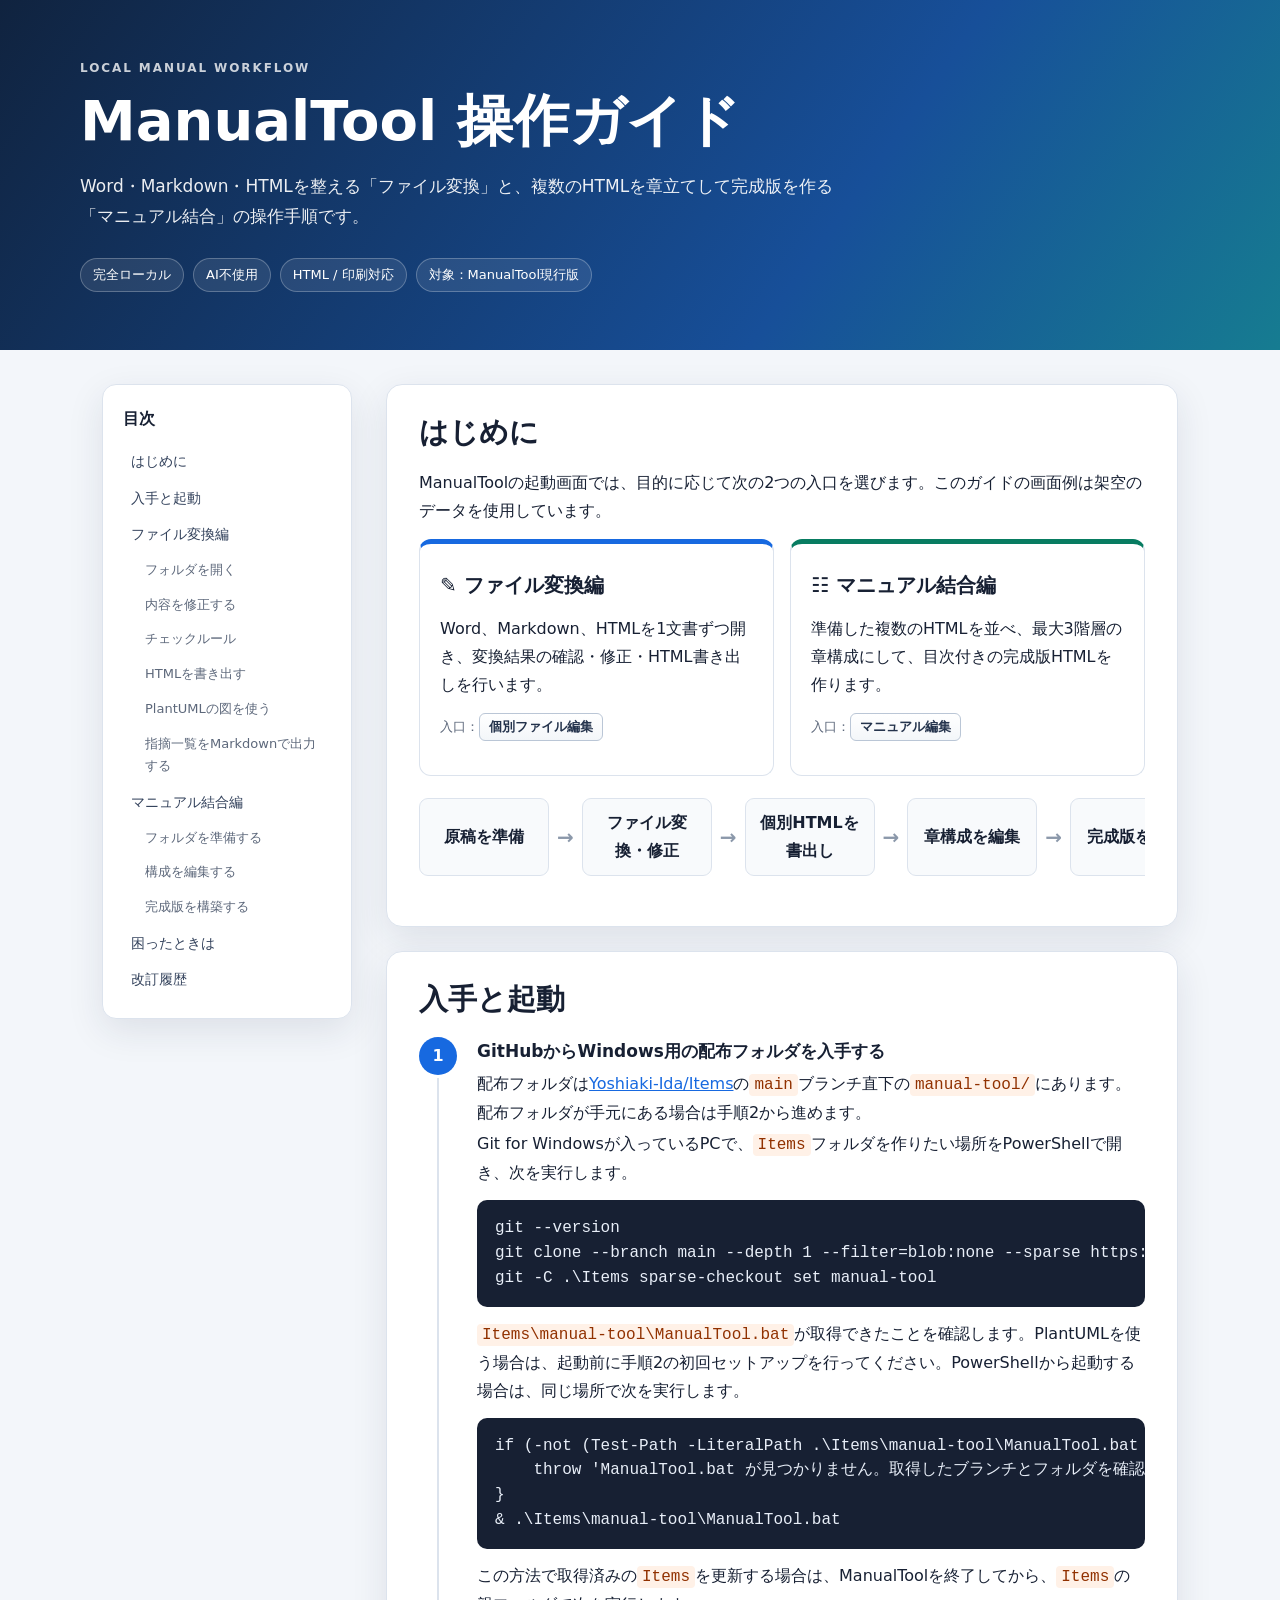
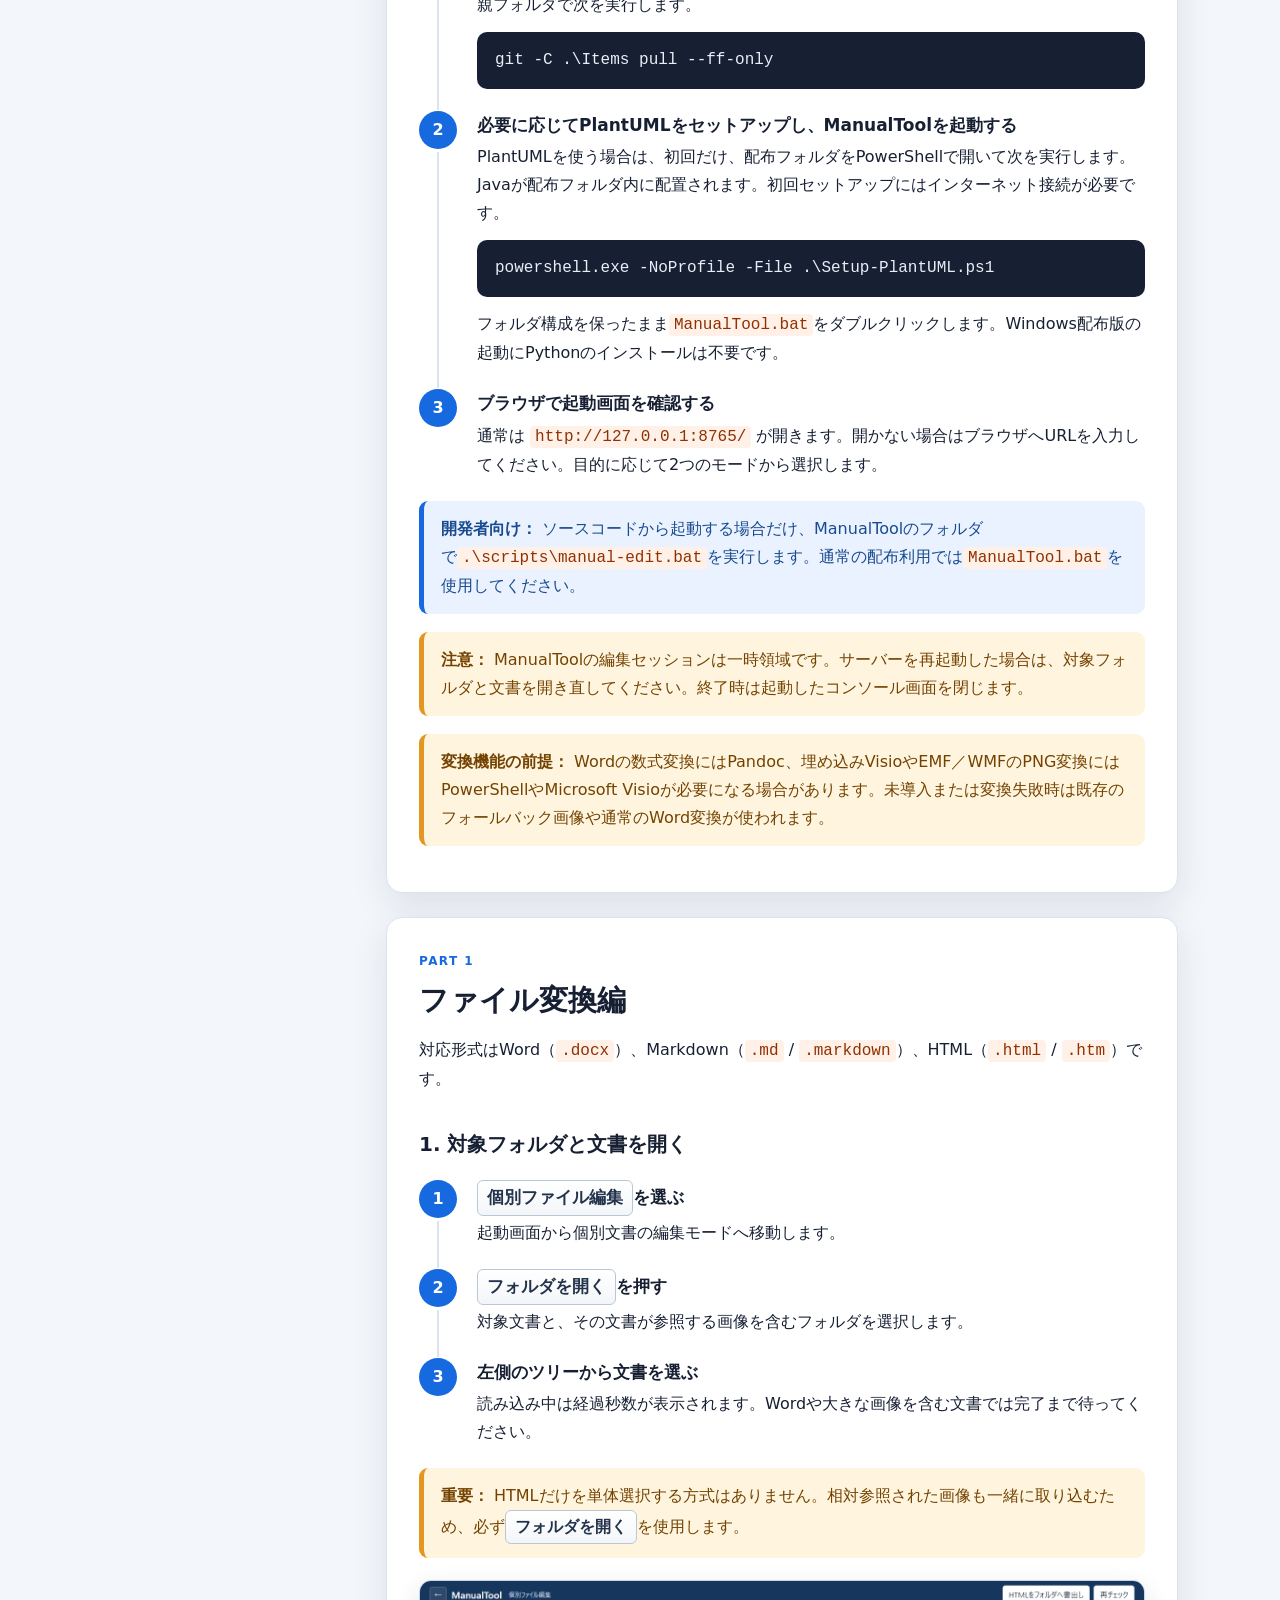
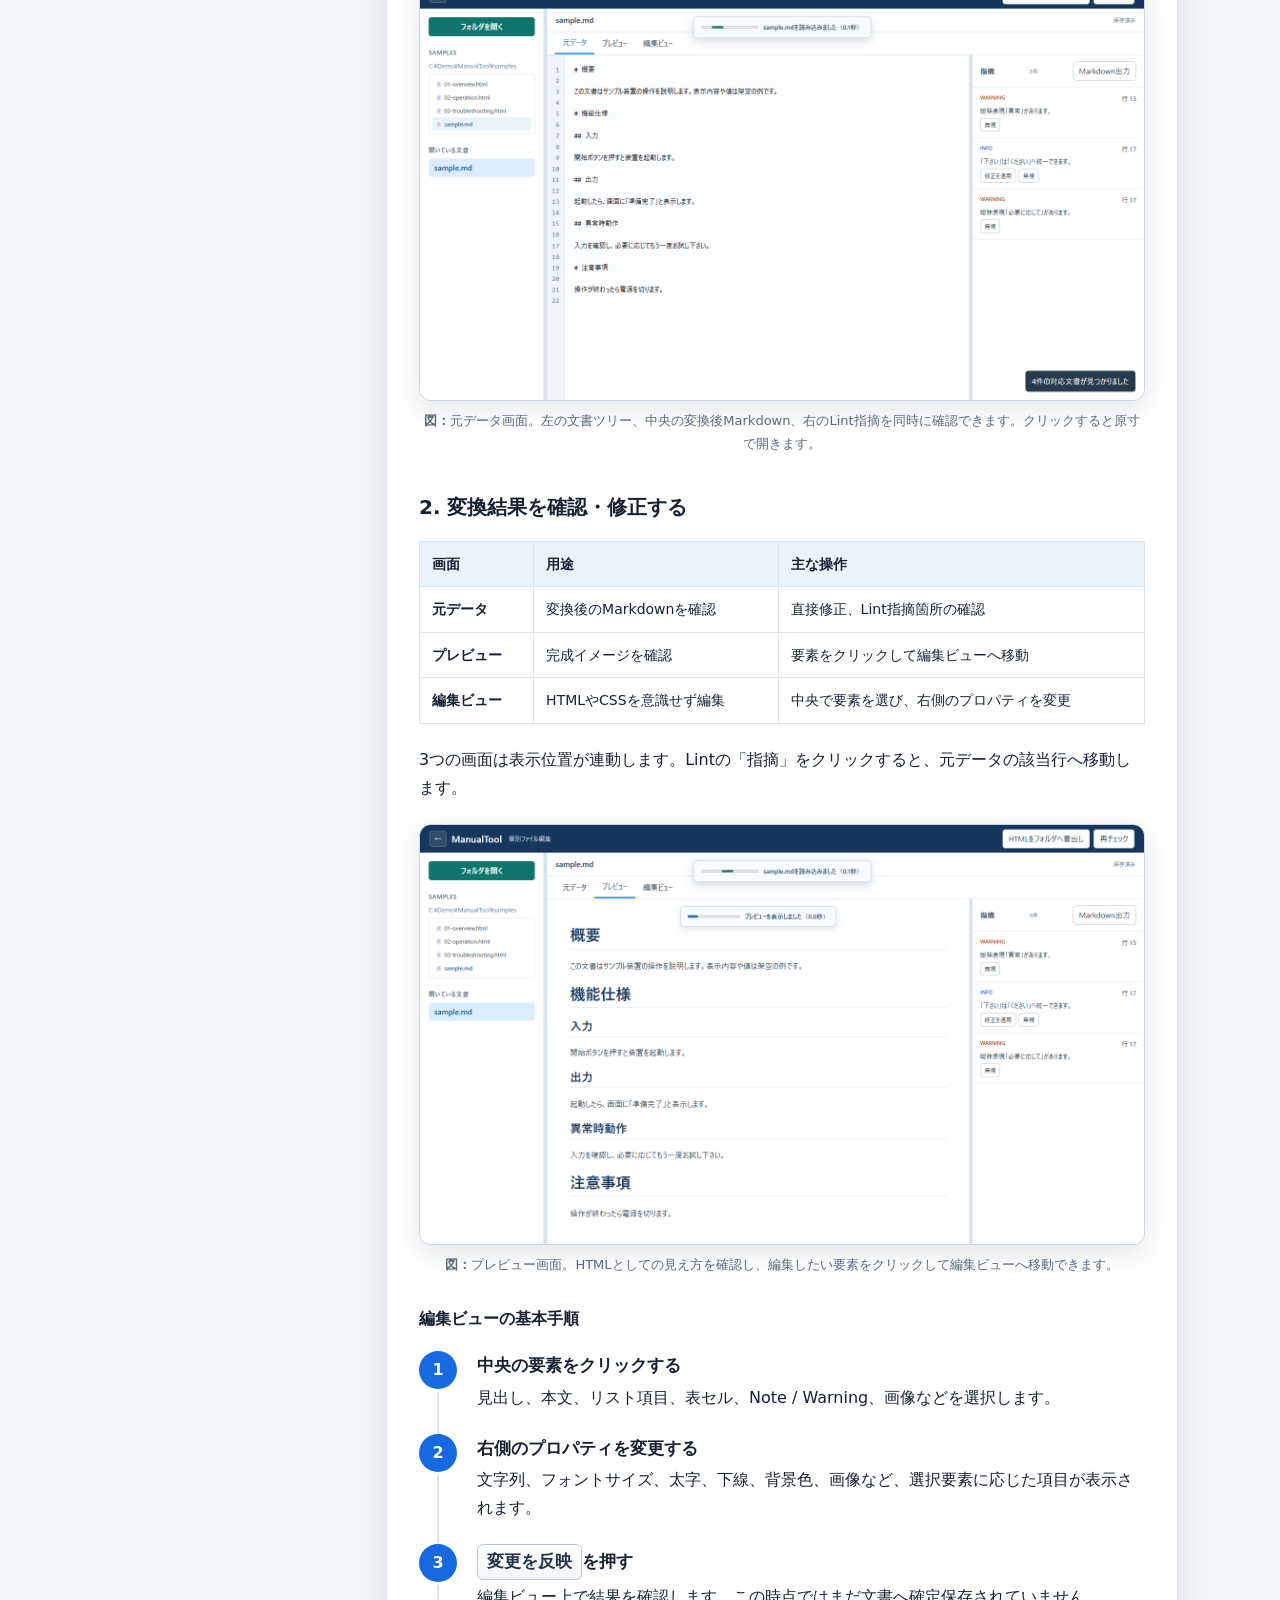
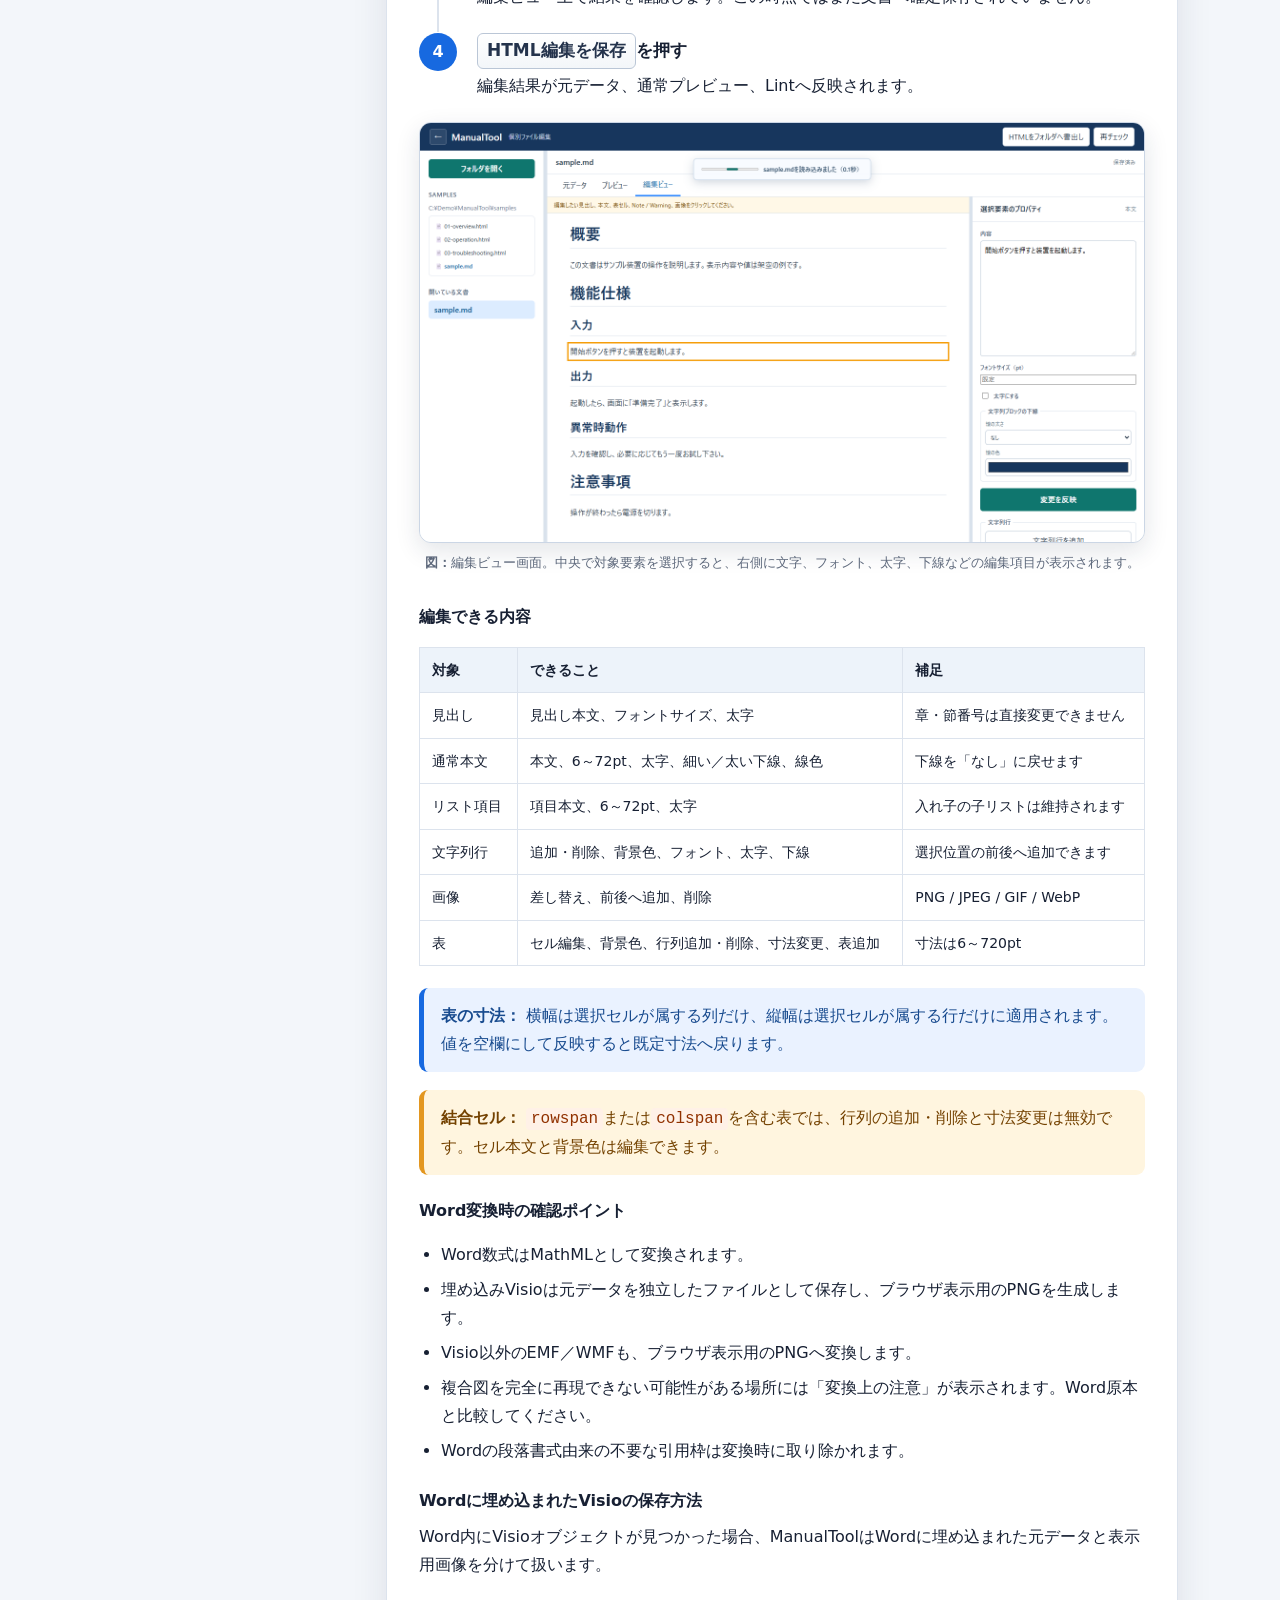
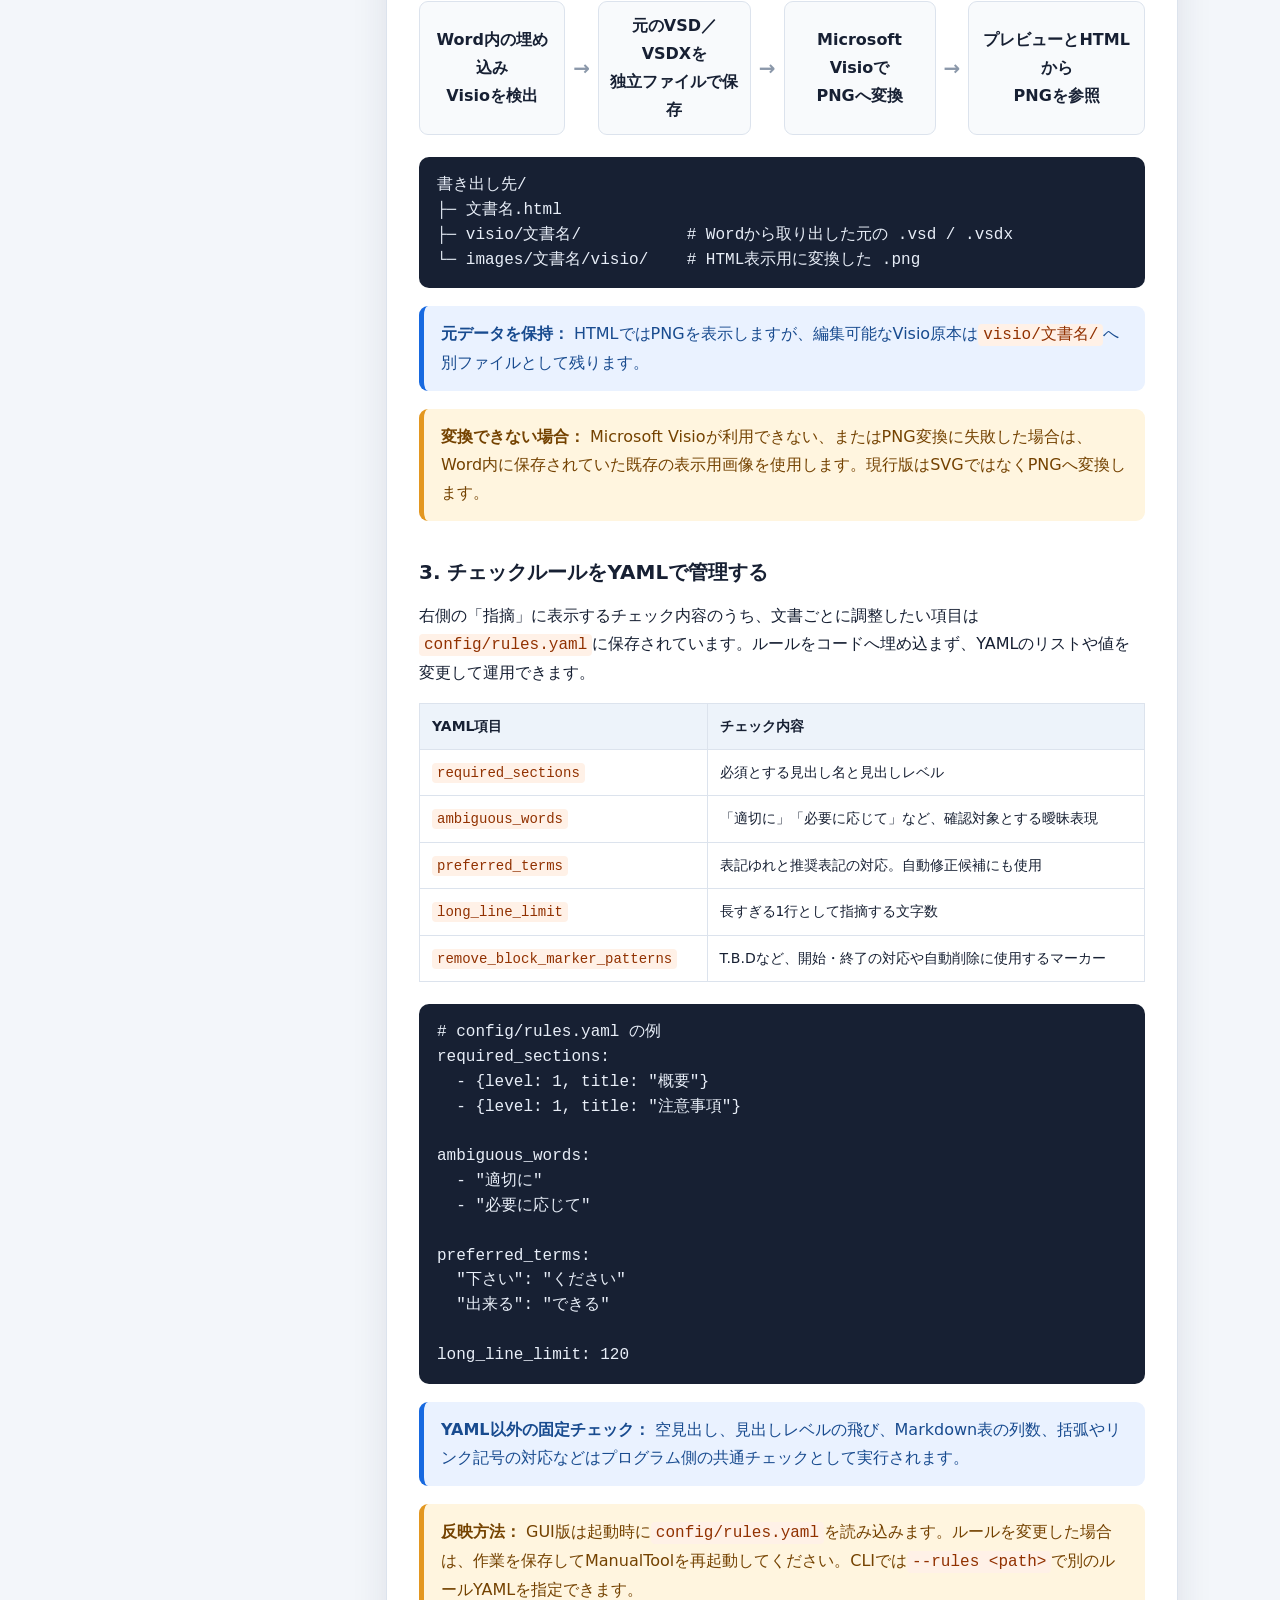
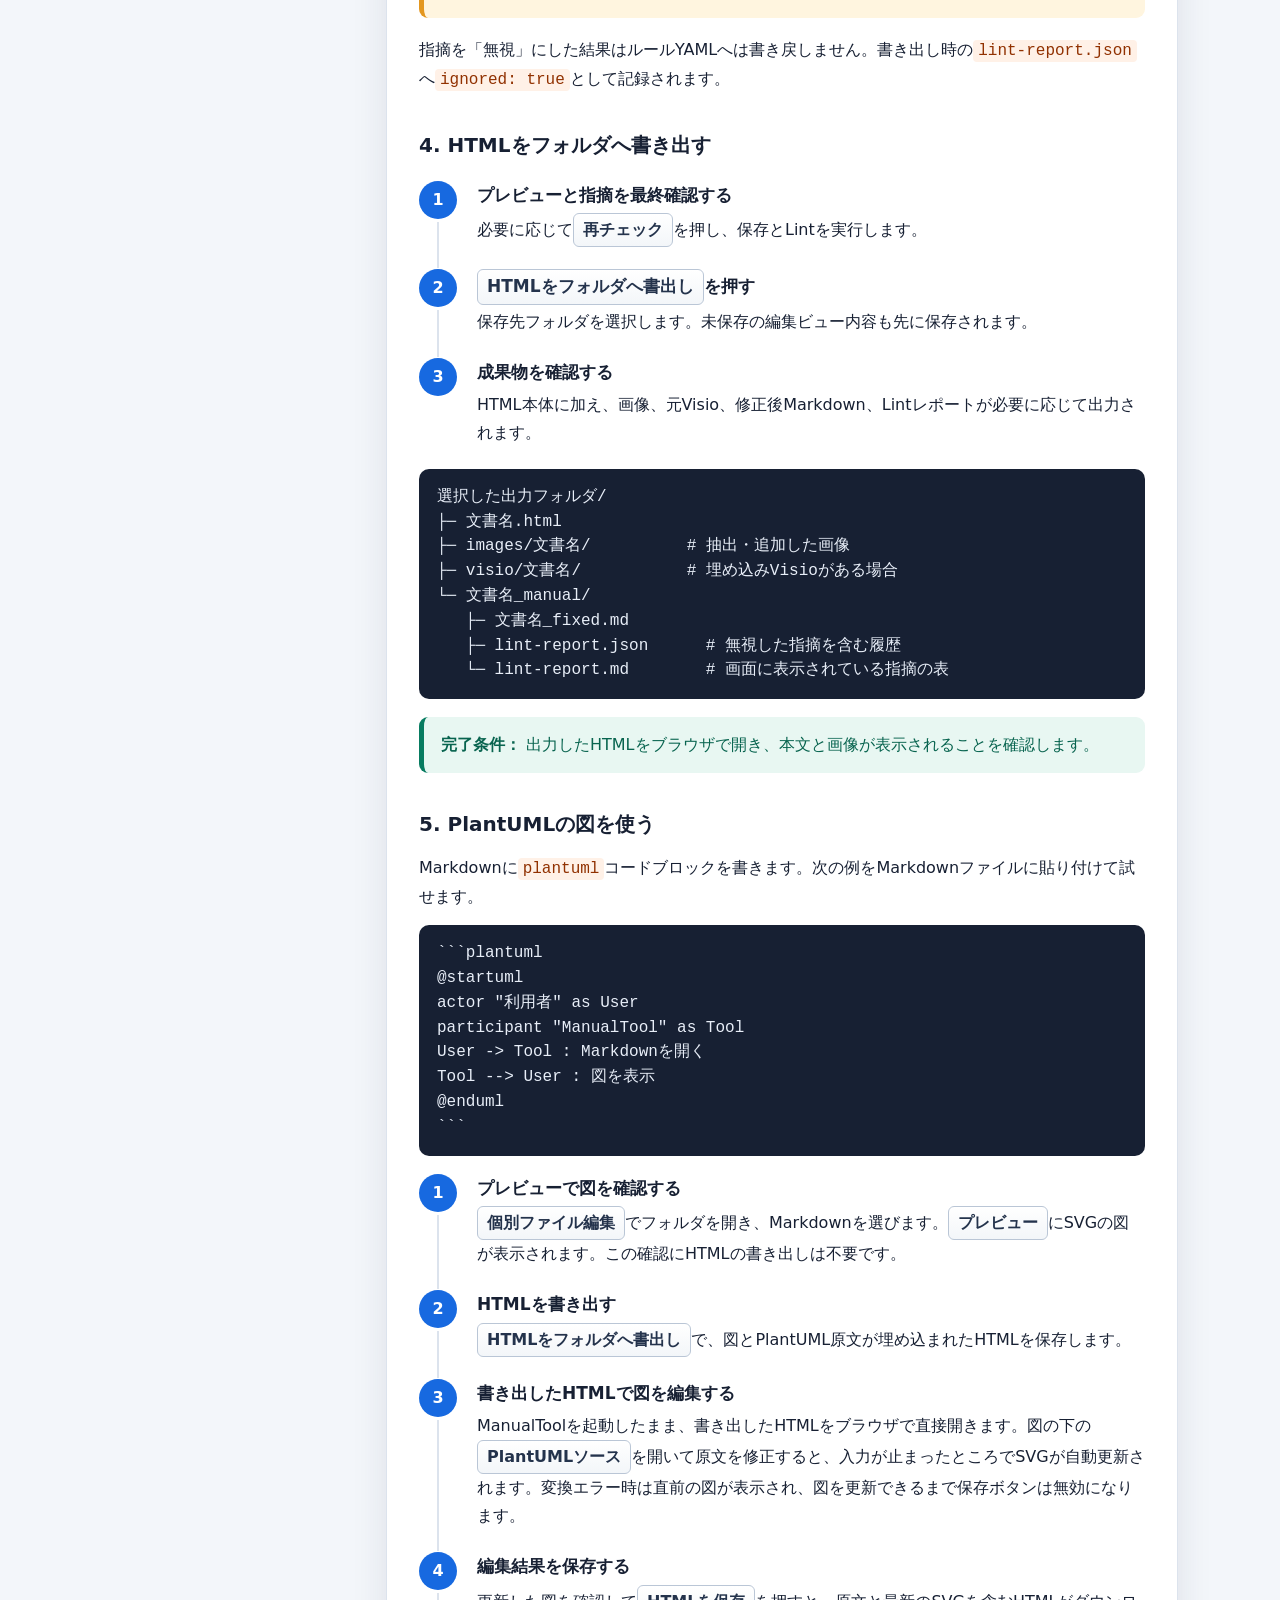
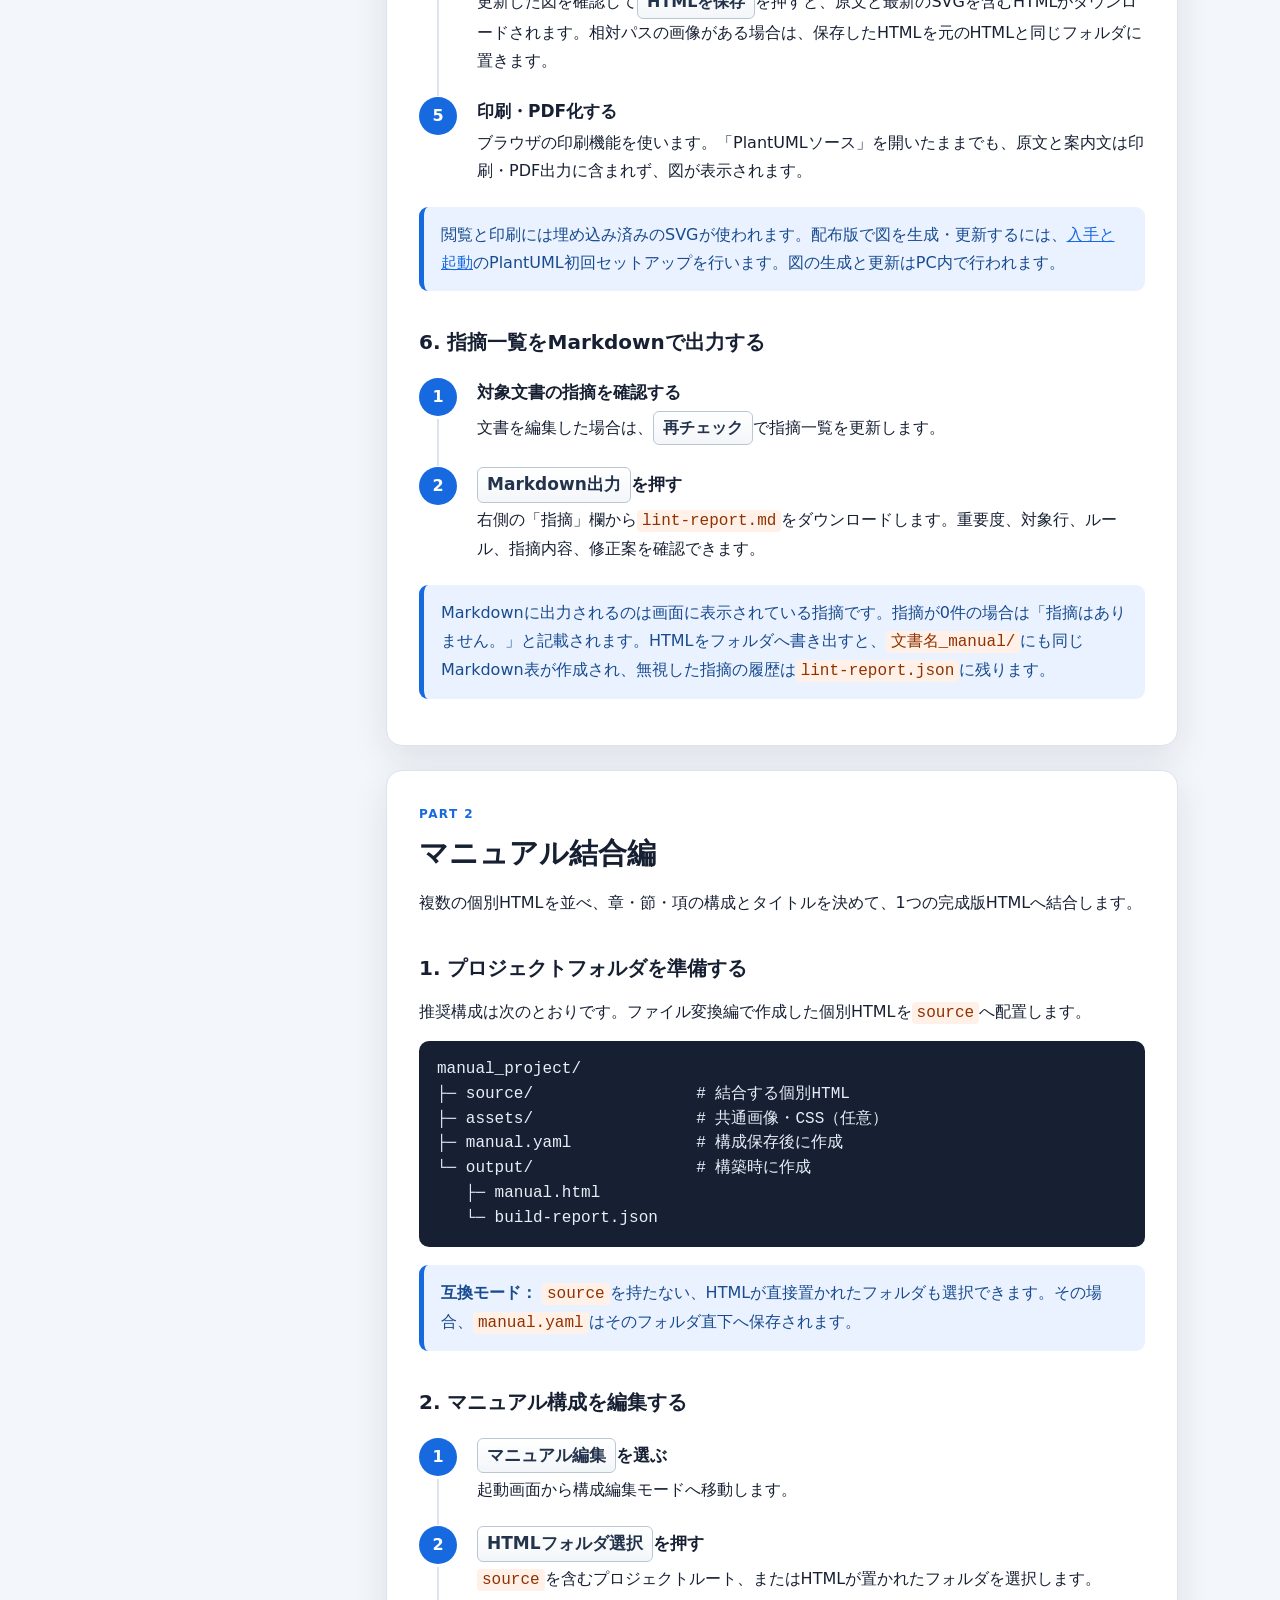
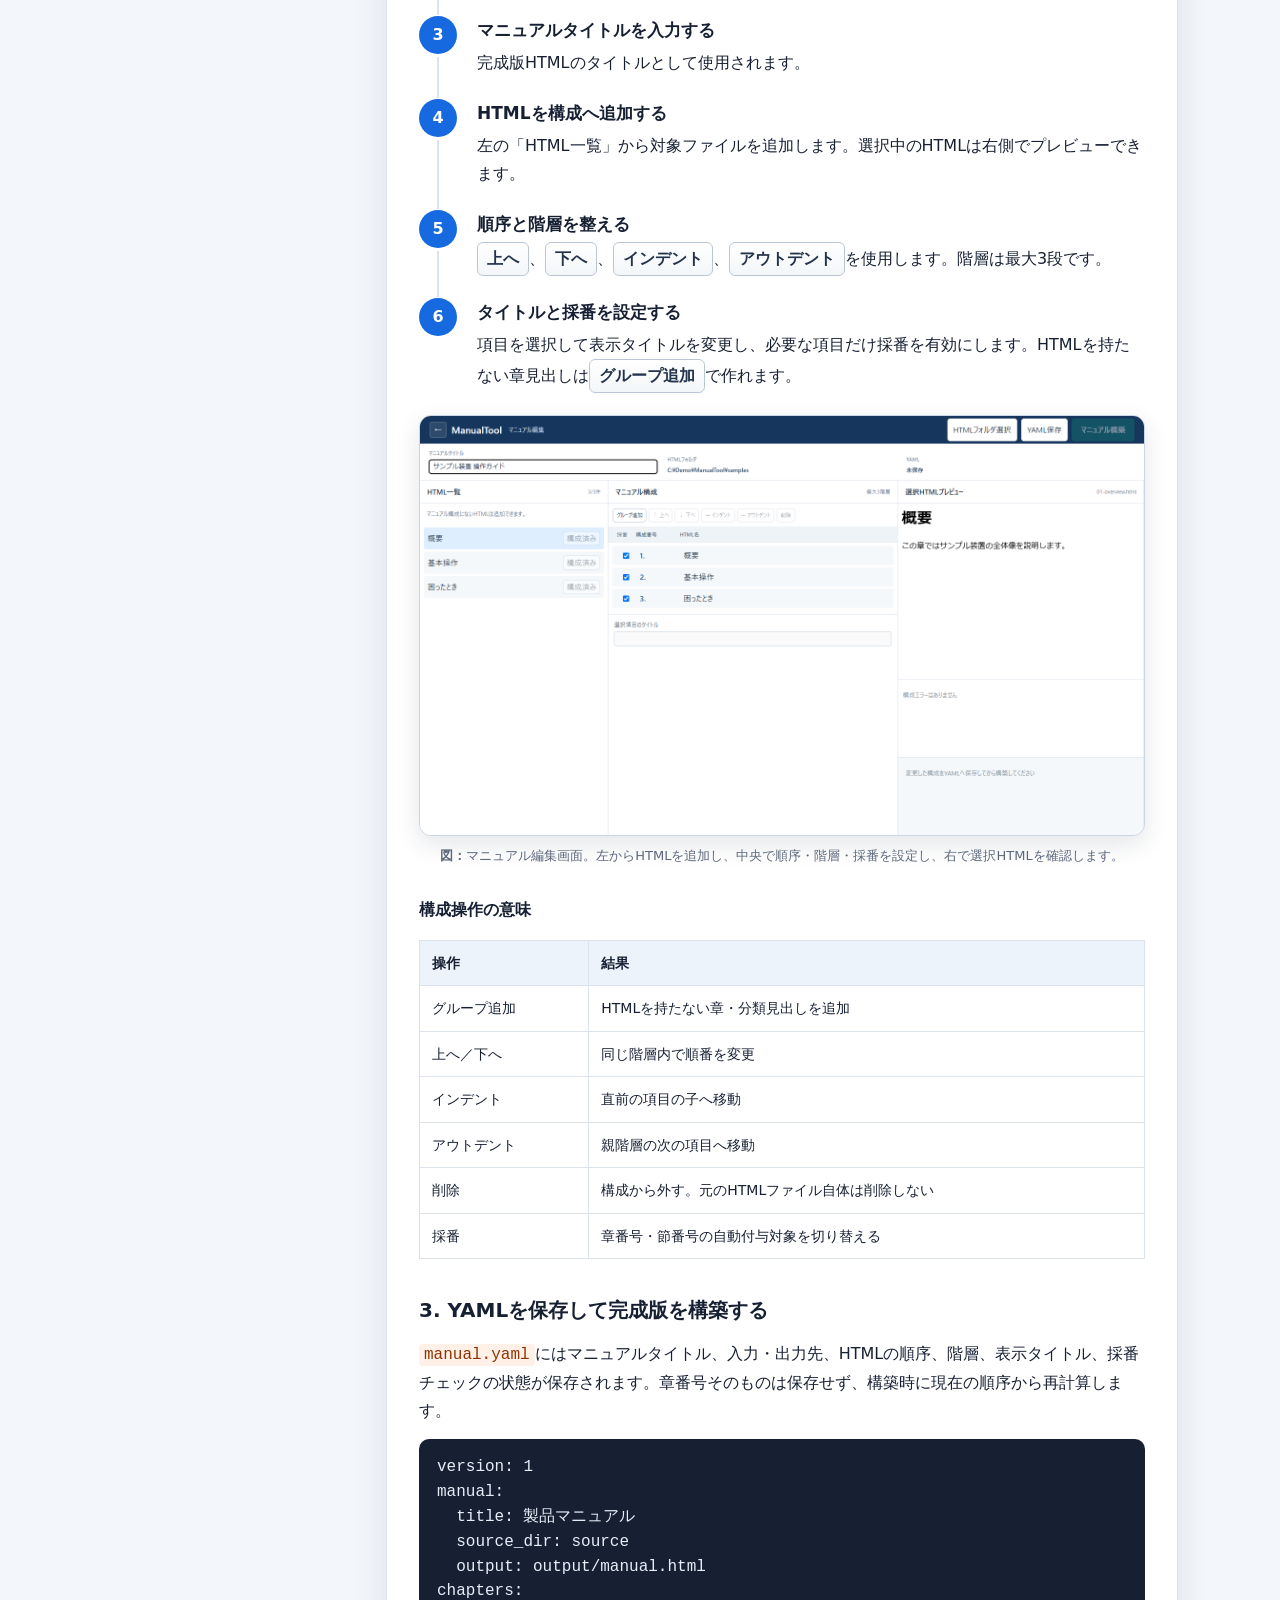
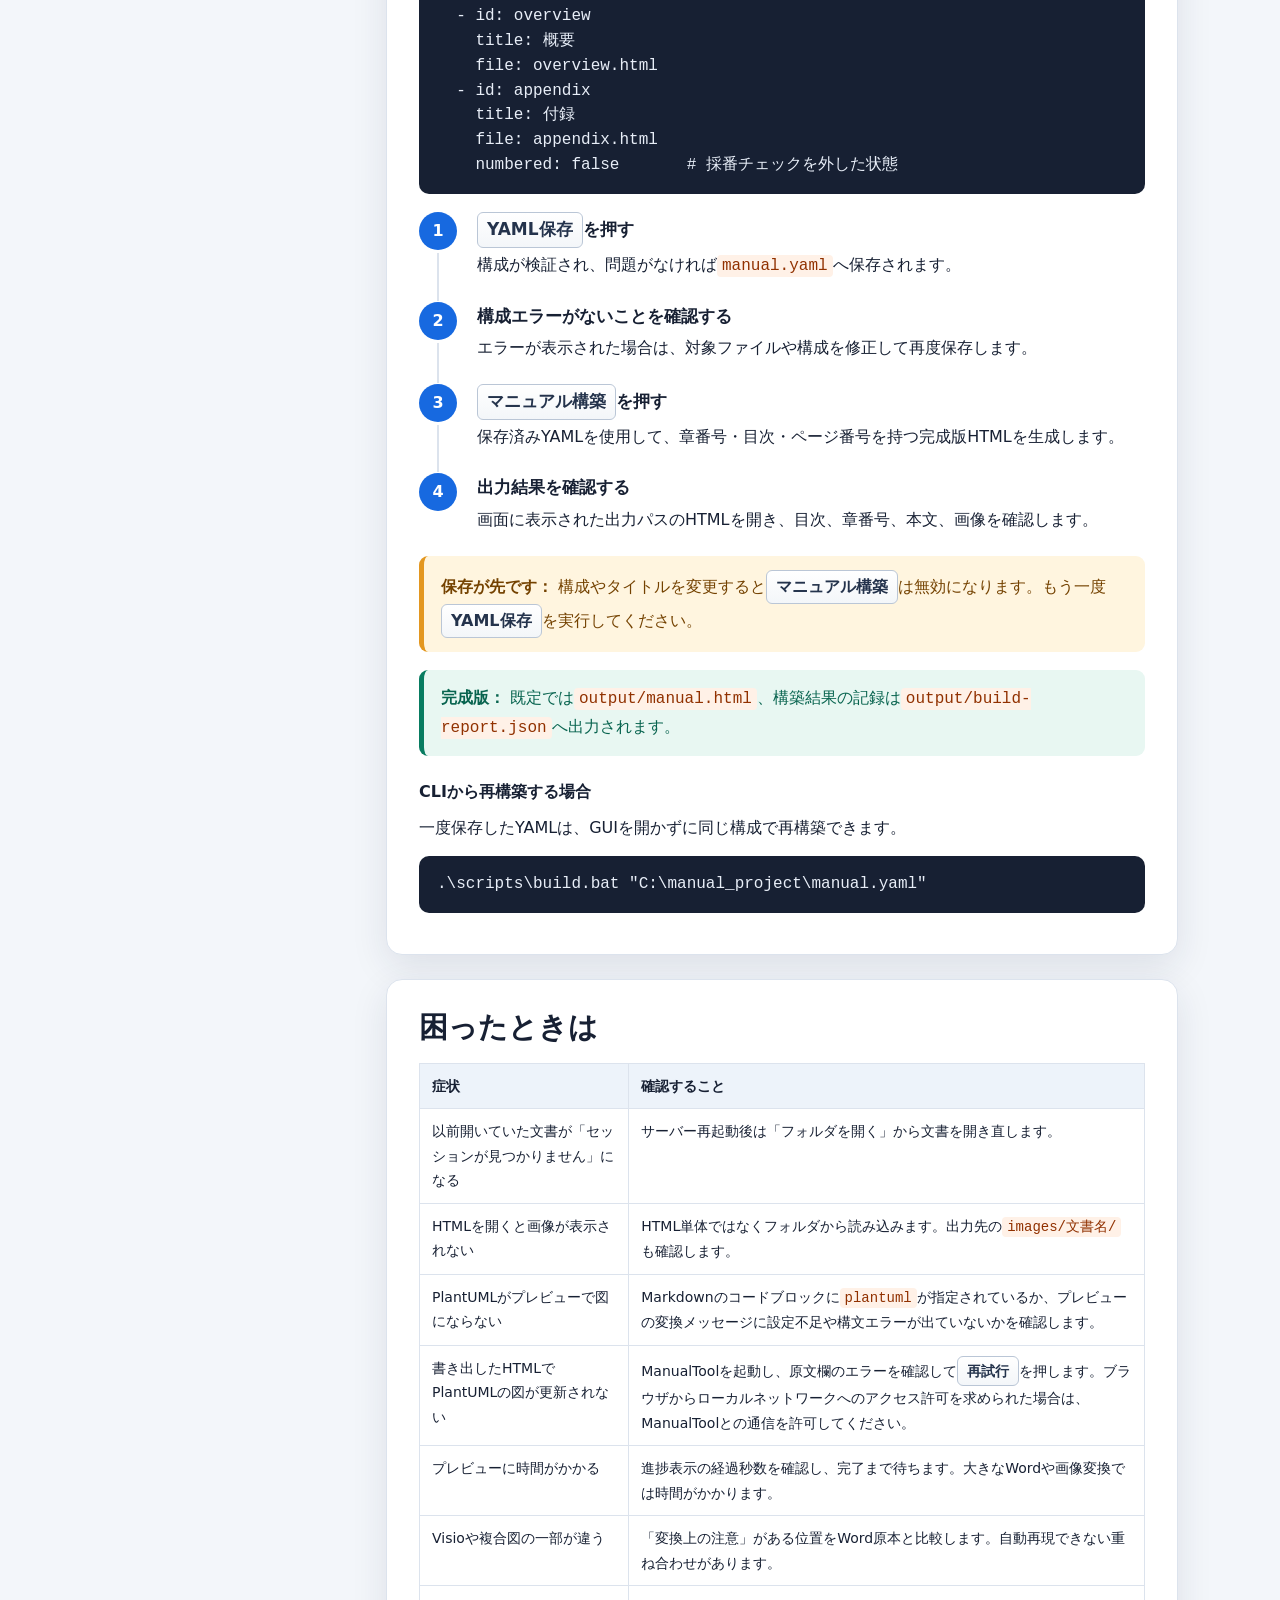
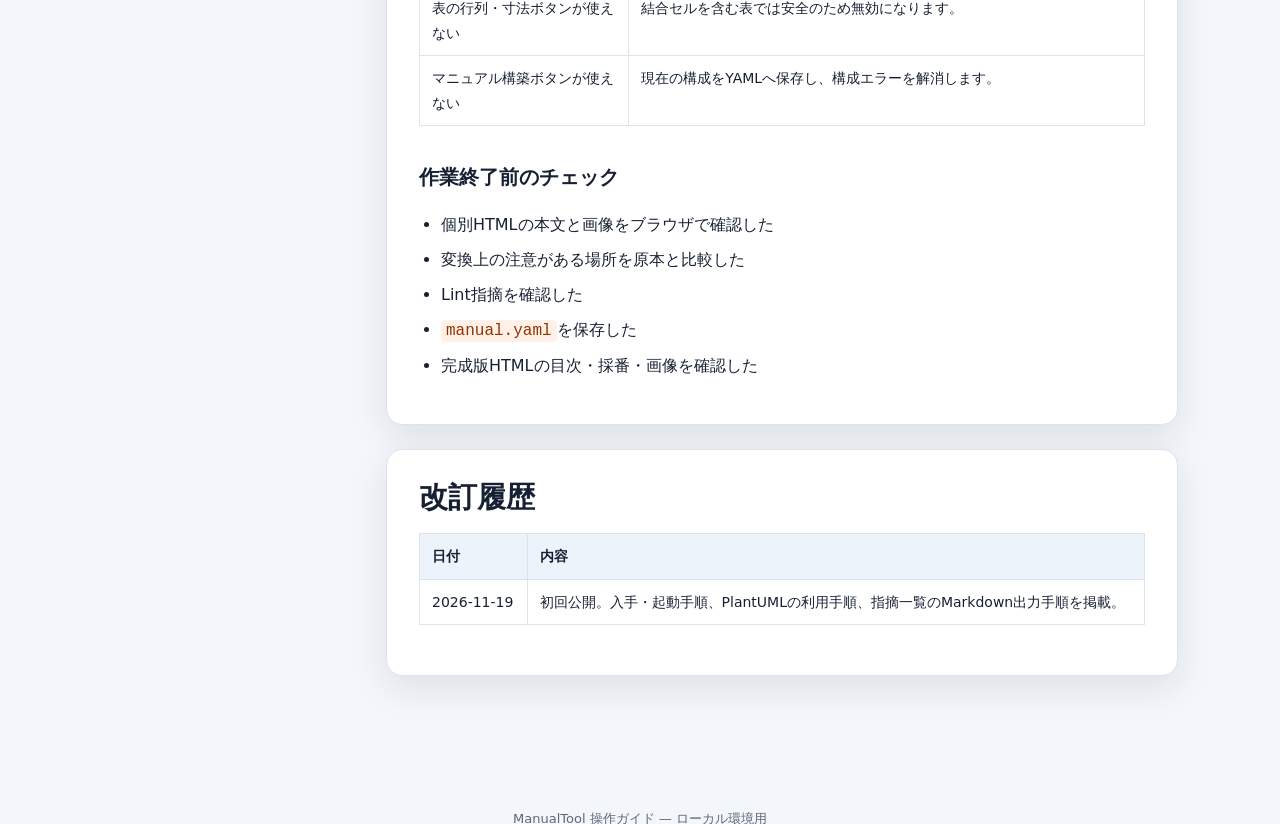
<file: manual-tool/docs/USER_GUIDE.html>
<!doctype html>
<html lang="ja">
<head>
  <meta charset="utf-8">
  <meta name="viewport" content="width=device-width, initial-scale=1">
  <title>ManualTool 操作ガイド</title>
  <style>
    :root {
      --ink: #172033;
      --muted: #5d687b;
      --line: #dce3ed;
      --paper: #ffffff;
      --canvas: #f3f6fa;
      --blue: #1769e0;
      --blue-soft: #eaf2ff;
      --green: #087c61;
      --green-soft: #e8f7f2;
      --amber: #a35b00;
      --amber-soft: #fff5df;
      --red: #b42318;
      --shadow: 0 12px 36px rgba(28, 42, 67, .10);
    }
    * { box-sizing: border-box; }
    html { scroll-behavior: smooth; }
    body {
      margin: 0;
      color: var(--ink);
      background: var(--canvas);
      font-family: "Yu Gothic UI", "Meiryo", system-ui, sans-serif;
      line-height: 1.75;
    }
    a { color: var(--blue); }
    .hero {
      color: white;
      background: linear-gradient(125deg, #10233f 0%, #174f99 65%, #167c91 100%);
      padding: 58px max(24px, calc((100vw - 1120px) / 2));
    }
    .eyebrow { margin: 0 0 8px; font-size: 12px; font-weight: 800; letter-spacing: .16em; opacity: .78; }
    .hero h1 { margin: 0; font-size: clamp(34px, 5vw, 56px); line-height: 1.2; }
    .hero .lead { max-width: 760px; margin: 18px 0 0; font-size: 17px; opacity: .92; }
    .hero-meta { display: flex; flex-wrap: wrap; gap: 9px; margin-top: 26px; }
    .hero-meta span { padding: 5px 12px; border: 1px solid rgba(255,255,255,.25); border-radius: 999px; background: rgba(255,255,255,.09); font-size: 13px; }
    .layout { display: grid; grid-template-columns: 250px minmax(0, 820px); gap: 34px; max-width: 1120px; margin: 34px auto 80px; padding: 0 22px; }
    nav { position: sticky; top: 18px; align-self: start; padding: 20px; background: var(--paper); border: 1px solid var(--line); border-radius: 14px; box-shadow: var(--shadow); }
    nav strong { display: block; margin-bottom: 10px; }
    nav a { display: block; padding: 6px 8px; color: #33425c; text-decoration: none; border-radius: 7px; font-size: 14px; }
    nav a:hover { color: var(--blue); background: var(--blue-soft); }
    nav .sub { padding-left: 22px; color: var(--muted); font-size: 13px; }
    main { min-width: 0; }
    .card, .chapter { margin-bottom: 24px; padding: 28px 32px; background: var(--paper); border: 1px solid var(--line); border-radius: 16px; box-shadow: var(--shadow); }
    h2 { margin: 0 0 16px; font-size: 29px; line-height: 1.35; }
    h3 { margin: 30px 0 12px; padding-top: 4px; font-size: 20px; }
    h4 { margin: 22px 0 8px; font-size: 16px; }
    p { margin: 8px 0 14px; }
    .chapter-label { display: inline-block; margin-bottom: 9px; color: var(--blue); font-size: 12px; font-weight: 800; letter-spacing: .12em; }
    .routes { display: grid; grid-template-columns: 1fr 1fr; gap: 16px; }
    .route { padding: 20px; border: 1px solid var(--line); border-radius: 12px; }
    .route:first-child { border-top: 5px solid var(--blue); }
    .route:last-child { border-top: 5px solid var(--green); }
    .route h3 { margin-top: 0; }
    .button-name { display: inline-block; padding: 2px 9px; border: 1px solid #bac6d6; border-radius: 6px; background: linear-gradient(#fff, #f3f6f9); color: #24334c; font-weight: 700; white-space: nowrap; }
    .steps { list-style: none; margin: 18px 0 0; padding: 0; counter-reset: step; }
    .steps > li { position: relative; min-height: 48px; margin: 0 0 22px; padding-left: 58px; counter-increment: step; }
    .steps > li::before { content: counter(step); position: absolute; left: 0; top: 0; display: grid; place-items: center; width: 38px; height: 38px; color: white; background: var(--blue); border-radius: 50%; font-weight: 800; }
    .steps > li::after { content: ""; position: absolute; left: 18px; top: 41px; bottom: -21px; width: 2px; background: var(--line); }
    .steps > li:last-child::after { display: none; }
    .steps strong { display: block; margin-bottom: 3px; font-size: 17px; }
    .steps p { margin: 3px 0; }
    .note, .warning, .success { margin: 18px 0; padding: 14px 17px; border-radius: 9px; border-left: 5px solid; }
    .note { color: #184b8f; background: var(--blue-soft); border-color: var(--blue); }
    .warning { color: #744200; background: var(--amber-soft); border-color: #e39720; }
    .success { color: #08644f; background: var(--green-soft); border-color: var(--green); }
    .note strong, .warning strong, .success strong { margin-right: 5px; }
    .flow { display: flex; align-items: stretch; gap: 8px; margin: 22px 0; overflow-x: auto; }
    .flow span { display: grid; place-items: center; min-width: 130px; min-height: 64px; padding: 10px; text-align: center; background: #f8fafc; border: 1px solid var(--line); border-radius: 9px; font-weight: 700; }
    .flow b { align-self: center; color: #8b98aa; font-size: 20px; }
    table { width: 100%; border-collapse: collapse; margin: 16px 0 22px; font-size: 14px; }
    th, td { padding: 10px 12px; border: 1px solid var(--line); text-align: left; vertical-align: top; }
    th { background: #edf3fa; }
    code { padding: 2px 5px; color: #913100; background: #fff1e7; border-radius: 4px; font-family: Consolas, monospace; }
    pre { overflow-x: auto; padding: 16px 18px; color: #e8eef8; background: #172033; border-radius: 10px; line-height: 1.55; }
    pre code { padding: 0; color: inherit; background: transparent; }
    .checklist { padding-left: 22px; }
    .checklist li { margin: 7px 0; }
    .small { color: var(--muted); font-size: 13px; }
    .screenshot { margin: 22px 0 28px; }
    .screenshot a { display: block; overflow: hidden; border: 1px solid #cbd6e5; border-radius: 12px; background: #eef3f8; box-shadow: 0 8px 24px rgba(28, 42, 67, .12); }
    .screenshot img { display: block; width: 100%; height: auto; }
    .screenshot figcaption { margin-top: 9px; color: var(--muted); font-size: 13px; text-align: center; }
    .screenshot figcaption::before { content: "図："; font-weight: 700; }
    footer { padding: 28px; color: var(--muted); text-align: center; font-size: 13px; }
    @media (max-width: 850px) {
      .layout { display: block; }
      nav { position: static; margin-bottom: 24px; }
      .routes { grid-template-columns: 1fr; }
      .card, .chapter { padding: 23px 20px; }
    }
    @media print {
      @page { size: A4; margin: 14mm; }
      body { background: white; font-size: 10pt; }
      .hero { padding: 22mm 14mm; print-color-adjust: exact; -webkit-print-color-adjust: exact; }
      .layout { display: block; max-width: none; margin: 0; padding: 0; }
      nav { display: none; }
      .card, .chapter { box-shadow: none; break-inside: avoid; }
      .chapter { break-before: page; }
      h3, h4 { break-after: avoid; }
      .steps > li, table, .note, .warning { break-inside: avoid; }
      .screenshot { break-inside: avoid; }
      .screenshot a { box-shadow: none; }
    }
  </style>
</head>
<body>
  <header class="hero">
    <p class="eyebrow">LOCAL MANUAL WORKFLOW</p>
    <h1>ManualTool 操作ガイド</h1>
    <p class="lead">Word・Markdown・HTMLを整える「ファイル変換」と、複数のHTMLを章立てして完成版を作る「マニュアル結合」の操作手順です。</p>
    <div class="hero-meta"><span>完全ローカル</span><span>AI不使用</span><span>HTML / 印刷対応</span><span>対象：ManualTool現行版</span></div>
  </header>

  <div class="layout">
    <nav aria-label="目次">
      <strong>目次</strong>
      <a href="#overview">はじめに</a>
      <a href="#start">入手と起動</a>
      <a href="#conversion">ファイル変換編</a>
      <a class="sub" href="#conversion-open">フォルダを開く</a>
      <a class="sub" href="#conversion-edit">内容を修正する</a>
      <a class="sub" href="#conversion-rules">チェックルール</a>
      <a class="sub" href="#conversion-output">HTMLを書き出す</a>
      <a class="sub" href="#conversion-plantuml">PlantUMLの図を使う</a>
      <a class="sub" href="#conversion-report">指摘一覧をMarkdownで出力する</a>
      <a href="#assembly">マニュアル結合編</a>
      <a class="sub" href="#assembly-prepare">フォルダを準備する</a>
      <a class="sub" href="#assembly-compose">構成を編集する</a>
      <a class="sub" href="#assembly-build">完成版を構築する</a>
      <a href="#trouble">困ったときは</a>
      <a href="#revision-history">改訂履歴</a>
    </nav>

    <main>
      <section id="overview" class="card">
        <h2>はじめに</h2>
        <p>ManualToolの起動画面では、目的に応じて次の2つの入口を選びます。このガイドの画面例は架空のデータを使用しています。</p>
        <div class="routes">
          <article class="route">
            <h3>✎ ファイル変換編</h3>
            <p>Word、Markdown、HTMLを1文書ずつ開き、変換結果の確認・修正・HTML書き出しを行います。</p>
            <p class="small">入口：<span class="button-name">個別ファイル編集</span></p>
          </article>
          <article class="route">
            <h3>☷ マニュアル結合編</h3>
            <p>準備した複数のHTMLを並べ、最大3階層の章構成にして、目次付きの完成版HTMLを作ります。</p>
            <p class="small">入口：<span class="button-name">マニュアル編集</span></p>
          </article>
        </div>
        <div class="flow" aria-label="推奨作業順">
          <span>原稿を準備</span><b>→</b><span>ファイル変換・修正</span><b>→</b><span>個別HTMLを書出し</span><b>→</b><span>章構成を編集</span><b>→</b><span>完成版を構築</span>
        </div>
      </section>

      <section id="start" class="card">
        <h2>入手と起動</h2>
        <ol class="steps">
          <li>
            <strong>GitHubからWindows用の配布フォルダを入手する</strong>
            <p>配布フォルダは<a href="https://github.com/Yoshiaki-Ida/Items">Yoshiaki-Ida/Items</a>の<code>main</code>ブランチ直下の<code>manual-tool/</code>にあります。配布フォルダが手元にある場合は手順2から進めます。</p>
            <p>Git for Windowsが入っているPCで、<code>Items</code>フォルダを作りたい場所をPowerShellで開き、次を実行します。</p>
            <pre><code>git --version
git clone --branch main --depth 1 --filter=blob:none --sparse https://github.com/Yoshiaki-Ida/Items.git Items
git -C .\Items sparse-checkout set manual-tool</code></pre>
            <p><code>Items\manual-tool\ManualTool.bat</code>が取得できたことを確認します。PlantUMLを使う場合は、起動前に手順2の初回セットアップを行ってください。PowerShellから起動する場合は、同じ場所で次を実行します。</p>
            <pre><code>if (-not (Test-Path -LiteralPath .\Items\manual-tool\ManualTool.bat -PathType Leaf)) {
    throw 'ManualTool.bat が見つかりません。取得したブランチとフォルダを確認してください。'
}
&amp; .\Items\manual-tool\ManualTool.bat</code></pre>
            <p>この方法で取得済みの<code>Items</code>を更新する場合は、ManualToolを終了してから、<code>Items</code>の親フォルダで次を実行します。</p>
            <pre><code>git -C .\Items pull --ff-only</code></pre>
          </li>
          <li><strong>必要に応じてPlantUMLをセットアップし、ManualToolを起動する</strong>
            <p>PlantUMLを使う場合は、初回だけ、配布フォルダをPowerShellで開いて次を実行します。Javaが配布フォルダ内に配置されます。初回セットアップにはインターネット接続が必要です。</p>
            <pre><code>powershell.exe -NoProfile -File .\Setup-PlantUML.ps1</code></pre>
            <p>フォルダ構成を保ったまま<code>ManualTool.bat</code>をダブルクリックします。Windows配布版の起動にPythonのインストールは不要です。</p>
          </li>
          <li><strong>ブラウザで起動画面を確認する</strong><p>通常は <code>http://127.0.0.1:8765/</code> が開きます。開かない場合はブラウザへURLを入力してください。目的に応じて2つのモードから選択します。</p></li>
        </ol>
        <div class="note"><strong>開発者向け：</strong>ソースコードから起動する場合だけ、ManualToolのフォルダで<code>.\scripts\manual-edit.bat</code>を実行します。通常の配布利用では<code>ManualTool.bat</code>を使用してください。</div>
        <div class="warning"><strong>注意：</strong>ManualToolの編集セッションは一時領域です。サーバーを再起動した場合は、対象フォルダと文書を開き直してください。終了時は起動したコンソール画面を閉じます。</div>
        <div class="warning"><strong>変換機能の前提：</strong>Wordの数式変換にはPandoc、埋め込みVisioやEMF／WMFのPNG変換にはPowerShellやMicrosoft Visioが必要になる場合があります。未導入または変換失敗時は既存のフォールバック画像や通常のWord変換が使われます。</div>
      </section>

      <section id="conversion" class="chapter">
        <span class="chapter-label">PART 1</span>
        <h2>ファイル変換編</h2>
        <p>対応形式はWord（<code>.docx</code>）、Markdown（<code>.md</code> / <code>.markdown</code>）、HTML（<code>.html</code> / <code>.htm</code>）です。</p>

        <h3 id="conversion-open">1. 対象フォルダと文書を開く</h3>
        <ol class="steps">
          <li><strong><span class="button-name">個別ファイル編集</span>を選ぶ</strong><p>起動画面から個別文書の編集モードへ移動します。</p></li>
          <li><strong><span class="button-name">フォルダを開く</span>を押す</strong><p>対象文書と、その文書が参照する画像を含むフォルダを選択します。</p></li>
          <li><strong>左側のツリーから文書を選ぶ</strong><p>読み込み中は経過秒数が表示されます。Wordや大きな画像を含む文書では完了まで待ってください。</p></li>
        </ol>
        <div class="warning"><strong>重要：</strong>HTMLだけを単体選択する方式はありません。相対参照された画像も一緒に取り込むため、必ず<span class="button-name">フォルダを開く</span>を使用します。</div>
        <figure class="screenshot">
          <a href="元データ画面.png" target="_blank" rel="noopener"><img src="元データ画面.png" width="1905" height="903" loading="lazy" alt="ManualToolの元データ画面。左にフォルダと文書、中央にMarkdown、右にLint指摘が表示されている"></a>
          <figcaption>元データ画面。左の文書ツリー、中央の変換後Markdown、右のLint指摘を同時に確認できます。クリックすると原寸で開きます。</figcaption>
        </figure>

        <h3 id="conversion-edit">2. 変換結果を確認・修正する</h3>
        <table>
          <thead><tr><th>画面</th><th>用途</th><th>主な操作</th></tr></thead>
          <tbody>
            <tr><td><strong>元データ</strong></td><td>変換後のMarkdownを確認</td><td>直接修正、Lint指摘箇所の確認</td></tr>
            <tr><td><strong>プレビュー</strong></td><td>完成イメージを確認</td><td>要素をクリックして編集ビューへ移動</td></tr>
            <tr><td><strong>編集ビュー</strong></td><td>HTMLやCSSを意識せず編集</td><td>中央で要素を選び、右側のプロパティを変更</td></tr>
          </tbody>
        </table>
        <p>3つの画面は表示位置が連動します。Lintの「指摘」をクリックすると、元データの該当行へ移動します。</p>
        <figure class="screenshot">
          <a href="プレビュー画面.png" target="_blank" rel="noopener"><img src="プレビュー画面.png" width="1905" height="903" loading="lazy" alt="ManualToolのプレビュー画面。中央にHTML表示、右にLint指摘が表示されている"></a>
          <figcaption>プレビュー画面。HTMLとしての見え方を確認し、編集したい要素をクリックして編集ビューへ移動できます。</figcaption>
        </figure>

        <h4>編集ビューの基本手順</h4>
        <ol class="steps">
          <li><strong>中央の要素をクリックする</strong><p>見出し、本文、リスト項目、表セル、Note / Warning、画像などを選択します。</p></li>
          <li><strong>右側のプロパティを変更する</strong><p>文字列、フォントサイズ、太字、下線、背景色、画像など、選択要素に応じた項目が表示されます。</p></li>
          <li><strong><span class="button-name">変更を反映</span>を押す</strong><p>編集ビュー上で結果を確認します。この時点ではまだ文書へ確定保存されていません。</p></li>
          <li><strong><span class="button-name">HTML編集を保存</span>を押す</strong><p>編集結果が元データ、通常プレビュー、Lintへ反映されます。</p></li>
        </ol>
        <figure class="screenshot">
          <a href="編集ビュー画面.png" target="_blank" rel="noopener"><img src="編集ビュー画面.png" width="1905" height="903" loading="lazy" alt="ManualToolの編集ビュー画面。中央で本文を選択し、右のプロパティで内容や下線を設定している"></a>
          <figcaption>編集ビュー画面。中央で対象要素を選択すると、右側に文字、フォント、太字、下線などの編集項目が表示されます。</figcaption>
        </figure>

        <h4>編集できる内容</h4>
        <table>
          <thead><tr><th>対象</th><th>できること</th><th>補足</th></tr></thead>
          <tbody>
            <tr><td>見出し</td><td>見出し本文、フォントサイズ、太字</td><td>章・節番号は直接変更できません</td></tr>
            <tr><td>通常本文</td><td>本文、6～72pt、太字、細い／太い下線、線色</td><td>下線を「なし」に戻せます</td></tr>
            <tr><td>リスト項目</td><td>項目本文、6～72pt、太字</td><td>入れ子の子リストは維持されます</td></tr>
            <tr><td>文字列行</td><td>追加・削除、背景色、フォント、太字、下線</td><td>選択位置の前後へ追加できます</td></tr>
            <tr><td>画像</td><td>差し替え、前後へ追加、削除</td><td>PNG / JPEG / GIF / WebP</td></tr>
            <tr><td>表</td><td>セル編集、背景色、行列追加・削除、寸法変更、表追加</td><td>寸法は6～720pt</td></tr>
          </tbody>
        </table>
        <div class="note"><strong>表の寸法：</strong>横幅は選択セルが属する列だけ、縦幅は選択セルが属する行だけに適用されます。値を空欄にして反映すると既定寸法へ戻ります。</div>
        <div class="warning"><strong>結合セル：</strong><code>rowspan</code>または<code>colspan</code>を含む表では、行列の追加・削除と寸法変更は無効です。セル本文と背景色は編集できます。</div>

        <h4>Word変換時の確認ポイント</h4>
        <ul class="checklist">
          <li>Word数式はMathMLとして変換されます。</li>
          <li>埋め込みVisioは元データを独立したファイルとして保存し、ブラウザ表示用のPNGを生成します。</li>
          <li>Visio以外のEMF／WMFも、ブラウザ表示用のPNGへ変換します。</li>
          <li>複合図を完全に再現できない可能性がある場所には「変換上の注意」が表示されます。Word原本と比較してください。</li>
          <li>Wordの段落書式由来の不要な引用枠は変換時に取り除かれます。</li>
        </ul>

        <h4>Wordに埋め込まれたVisioの保存方法</h4>
        <p>Word内にVisioオブジェクトが見つかった場合、ManualToolはWordに埋め込まれた元データと表示用画像を分けて扱います。</p>
        <div class="flow" aria-label="埋め込みVisioの変換手順">
          <span>Word内の埋め込み<br>Visioを検出</span><b>→</b><span>元のVSD／VSDXを<br>独立ファイルで保存</span><b>→</b><span>Microsoft Visioで<br>PNGへ変換</span><b>→</b><span>プレビューとHTMLから<br>PNGを参照</span>
        </div>
        <pre><code>書き出し先/
├─ 文書名.html
├─ visio/文書名/           # Wordから取り出した元の .vsd / .vsdx
└─ images/文書名/visio/    # HTML表示用に変換した .png</code></pre>
        <div class="note"><strong>元データを保持：</strong>HTMLではPNGを表示しますが、編集可能なVisio原本は<code>visio/文書名/</code>へ別ファイルとして残ります。</div>
        <div class="warning"><strong>変換できない場合：</strong>Microsoft Visioが利用できない、またはPNG変換に失敗した場合は、Word内に保存されていた既存の表示用画像を使用します。現行版はSVGではなくPNGへ変換します。</div>

        <h3 id="conversion-rules">3. チェックルールをYAMLで管理する</h3>
        <p>右側の「指摘」に表示するチェック内容のうち、文書ごとに調整したい項目は<code>config/rules.yaml</code>に保存されています。ルールをコードへ埋め込まず、YAMLのリストや値を変更して運用できます。</p>
        <table>
          <thead><tr><th>YAML項目</th><th>チェック内容</th></tr></thead>
          <tbody>
            <tr><td><code>required_sections</code></td><td>必須とする見出し名と見出しレベル</td></tr>
            <tr><td><code>ambiguous_words</code></td><td>「適切に」「必要に応じて」など、確認対象とする曖昧表現</td></tr>
            <tr><td><code>preferred_terms</code></td><td>表記ゆれと推奨表記の対応。自動修正候補にも使用</td></tr>
            <tr><td><code>long_line_limit</code></td><td>長すぎる1行として指摘する文字数</td></tr>
            <tr><td><code>remove_block_marker_patterns</code></td><td>T.B.Dなど、開始・終了の対応や自動削除に使用するマーカー</td></tr>
          </tbody>
        </table>
        <pre><code># config/rules.yaml の例
required_sections:
  - {level: 1, title: "概要"}
  - {level: 1, title: "注意事項"}

ambiguous_words:
  - "適切に"
  - "必要に応じて"

preferred_terms:
  "下さい": "ください"
  "出来る": "できる"

long_line_limit: 120</code></pre>
        <div class="note"><strong>YAML以外の固定チェック：</strong>空見出し、見出しレベルの飛び、Markdown表の列数、括弧やリンク記号の対応などはプログラム側の共通チェックとして実行されます。</div>
        <div class="warning"><strong>反映方法：</strong>GUI版は起動時に<code>config/rules.yaml</code>を読み込みます。ルールを変更した場合は、作業を保存してManualToolを再起動してください。CLIでは<code>--rules &lt;path&gt;</code>で別のルールYAMLを指定できます。</div>
        <p>指摘を「無視」にした結果はルールYAMLへは書き戻しません。書き出し時の<code>lint-report.json</code>へ<code>ignored: true</code>として記録されます。</p>

        <h3 id="conversion-output">4. HTMLをフォルダへ書き出す</h3>
        <ol class="steps">
          <li><strong>プレビューと指摘を最終確認する</strong><p>必要に応じて<span class="button-name">再チェック</span>を押し、保存とLintを実行します。</p></li>
          <li><strong><span class="button-name">HTMLをフォルダへ書出し</span>を押す</strong><p>保存先フォルダを選択します。未保存の編集ビュー内容も先に保存されます。</p></li>
          <li><strong>成果物を確認する</strong><p>HTML本体に加え、画像、元Visio、修正後Markdown、Lintレポートが必要に応じて出力されます。</p></li>
        </ol>
        <pre><code>選択した出力フォルダ/
├─ 文書名.html
├─ images/文書名/          # 抽出・追加した画像
├─ visio/文書名/           # 埋め込みVisioがある場合
└─ 文書名_manual/
   ├─ 文書名_fixed.md
   ├─ lint-report.json      # 無視した指摘を含む履歴
   └─ lint-report.md        # 画面に表示されている指摘の表</code></pre>
        <div class="success"><strong>完了条件：</strong>出力したHTMLをブラウザで開き、本文と画像が表示されることを確認します。</div>

        <h3 id="conversion-plantuml">5. PlantUMLの図を使う</h3>
        <p>Markdownに<code>plantuml</code>コードブロックを書きます。次の例をMarkdownファイルに貼り付けて試せます。</p>
        <pre><code>```plantuml
@startuml
actor "利用者" as User
participant "ManualTool" as Tool
User -&gt; Tool : Markdownを開く
Tool --&gt; User : 図を表示
@enduml
```</code></pre>
        <ol class="steps">
          <li><strong>プレビューで図を確認する</strong><p><span class="button-name">個別ファイル編集</span>でフォルダを開き、Markdownを選びます。<span class="button-name">プレビュー</span>にSVGの図が表示されます。この確認にHTMLの書き出しは不要です。</p></li>
          <li><strong>HTMLを書き出す</strong><p><span class="button-name">HTMLをフォルダへ書出し</span>で、図とPlantUML原文が埋め込まれたHTMLを保存します。</p></li>
          <li><strong>書き出したHTMLで図を編集する</strong><p>ManualToolを起動したまま、書き出したHTMLをブラウザで直接開きます。図の下の<span class="button-name">PlantUMLソース</span>を開いて原文を修正すると、入力が止まったところでSVGが自動更新されます。変換エラー時は直前の図が表示され、図を更新できるまで保存ボタンは無効になります。</p></li>
          <li><strong>編集結果を保存する</strong><p>更新した図を確認して<span class="button-name">HTMLを保存</span>を押すと、原文と最新のSVGを含むHTMLがダウンロードされます。相対パスの画像がある場合は、保存したHTMLを元のHTMLと同じフォルダに置きます。</p></li>
          <li><strong>印刷・PDF化する</strong><p>ブラウザの印刷機能を使います。「PlantUMLソース」を開いたままでも、原文と案内文は印刷・PDF出力に含まれず、図が表示されます。</p></li>
        </ol>
        <div class="note">閲覧と印刷には埋め込み済みのSVGが使われます。配布版で図を生成・更新するには、<a href="#start">入手と起動</a>のPlantUML初回セットアップを行います。図の生成と更新はPC内で行われます。</div>

        <h3 id="conversion-report">6. 指摘一覧をMarkdownで出力する</h3>
        <ol class="steps">
          <li><strong>対象文書の指摘を確認する</strong><p>文書を編集した場合は、<span class="button-name">再チェック</span>で指摘一覧を更新します。</p></li>
          <li><strong><span class="button-name">Markdown出力</span>を押す</strong><p>右側の「指摘」欄から<code>lint-report.md</code>をダウンロードします。重要度、対象行、ルール、指摘内容、修正案を確認できます。</p></li>
        </ol>
        <div class="note">Markdownに出力されるのは画面に表示されている指摘です。指摘が0件の場合は「指摘はありません。」と記載されます。HTMLをフォルダへ書き出すと、<code>文書名_manual/</code>にも同じMarkdown表が作成され、無視した指摘の履歴は<code>lint-report.json</code>に残ります。</div>
      </section>

      <section id="assembly" class="chapter">
        <span class="chapter-label">PART 2</span>
        <h2>マニュアル結合編</h2>
        <p>複数の個別HTMLを並べ、章・節・項の構成とタイトルを決めて、1つの完成版HTMLへ結合します。</p>

        <h3 id="assembly-prepare">1. プロジェクトフォルダを準備する</h3>
        <p>推奨構成は次のとおりです。ファイル変換編で作成した個別HTMLを<code>source</code>へ配置します。</p>
        <pre><code>manual_project/
├─ source/                 # 結合する個別HTML
├─ assets/                 # 共通画像・CSS（任意）
├─ manual.yaml             # 構成保存後に作成
└─ output/                 # 構築時に作成
   ├─ manual.html
   └─ build-report.json</code></pre>
        <div class="note"><strong>互換モード：</strong><code>source</code>を持たない、HTMLが直接置かれたフォルダも選択できます。その場合、<code>manual.yaml</code>はそのフォルダ直下へ保存されます。</div>

        <h3 id="assembly-compose">2. マニュアル構成を編集する</h3>
        <ol class="steps">
          <li><strong><span class="button-name">マニュアル編集</span>を選ぶ</strong><p>起動画面から構成編集モードへ移動します。</p></li>
          <li><strong><span class="button-name">HTMLフォルダ選択</span>を押す</strong><p><code>source</code>を含むプロジェクトルート、またはHTMLが置かれたフォルダを選択します。</p></li>
          <li><strong>マニュアルタイトルを入力する</strong><p>完成版HTMLのタイトルとして使用されます。</p></li>
          <li><strong>HTMLを構成へ追加する</strong><p>左の「HTML一覧」から対象ファイルを追加します。選択中のHTMLは右側でプレビューできます。</p></li>
          <li><strong>順序と階層を整える</strong><p><span class="button-name">上へ</span>、<span class="button-name">下へ</span>、<span class="button-name">インデント</span>、<span class="button-name">アウトデント</span>を使用します。階層は最大3段です。</p></li>
          <li><strong>タイトルと採番を設定する</strong><p>項目を選択して表示タイトルを変更し、必要な項目だけ採番を有効にします。HTMLを持たない章見出しは<span class="button-name">グループ追加</span>で作れます。</p></li>
        </ol>
        <figure class="screenshot">
          <a href="マニュアル編集画面.png" target="_blank" rel="noopener"><img src="マニュアル編集画面.png" width="1905" height="903" loading="lazy" alt="ManualToolのマニュアル編集画面。左にHTML一覧、中央にマニュアル構成、右に選択HTMLプレビューが表示されている"></a>
          <figcaption>マニュアル編集画面。左からHTMLを追加し、中央で順序・階層・採番を設定し、右で選択HTMLを確認します。</figcaption>
        </figure>

        <h4>構成操作の意味</h4>
        <table>
          <thead><tr><th>操作</th><th>結果</th></tr></thead>
          <tbody>
            <tr><td>グループ追加</td><td>HTMLを持たない章・分類見出しを追加</td></tr>
            <tr><td>上へ／下へ</td><td>同じ階層内で順番を変更</td></tr>
            <tr><td>インデント</td><td>直前の項目の子へ移動</td></tr>
            <tr><td>アウトデント</td><td>親階層の次の項目へ移動</td></tr>
            <tr><td>削除</td><td>構成から外す。元のHTMLファイル自体は削除しない</td></tr>
            <tr><td>採番</td><td>章番号・節番号の自動付与対象を切り替える</td></tr>
          </tbody>
        </table>

        <h3 id="assembly-build">3. YAMLを保存して完成版を構築する</h3>
        <p><code>manual.yaml</code>にはマニュアルタイトル、入力・出力先、HTMLの順序、階層、表示タイトル、採番チェックの状態が保存されます。章番号そのものは保存せず、構築時に現在の順序から再計算します。</p>
        <pre><code>version: 1
manual:
  title: 製品マニュアル
  source_dir: source
  output: output/manual.html
chapters:
  - id: overview
    title: 概要
    file: overview.html
  - id: appendix
    title: 付録
    file: appendix.html
    numbered: false       # 採番チェックを外した状態</code></pre>
        <ol class="steps">
          <li><strong><span class="button-name">YAML保存</span>を押す</strong><p>構成が検証され、問題がなければ<code>manual.yaml</code>へ保存されます。</p></li>
          <li><strong>構成エラーがないことを確認する</strong><p>エラーが表示された場合は、対象ファイルや構成を修正して再度保存します。</p></li>
          <li><strong><span class="button-name">マニュアル構築</span>を押す</strong><p>保存済みYAMLを使用して、章番号・目次・ページ番号を持つ完成版HTMLを生成します。</p></li>
          <li><strong>出力結果を確認する</strong><p>画面に表示された出力パスのHTMLを開き、目次、章番号、本文、画像を確認します。</p></li>
        </ol>
        <div class="warning"><strong>保存が先です：</strong>構成やタイトルを変更すると<span class="button-name">マニュアル構築</span>は無効になります。もう一度<span class="button-name">YAML保存</span>を実行してください。</div>
        <div class="success"><strong>完成版：</strong>既定では<code>output/manual.html</code>、構築結果の記録は<code>output/build-report.json</code>へ出力されます。</div>

        <h4>CLIから再構築する場合</h4>
        <p>一度保存したYAMLは、GUIを開かずに同じ構成で再構築できます。</p>
        <pre><code>.\scripts\build.bat "C:\manual_project\manual.yaml"</code></pre>
      </section>

      <section id="trouble" class="card">
        <h2>困ったときは</h2>
        <table>
          <thead><tr><th>症状</th><th>確認すること</th></tr></thead>
          <tbody>
            <tr><td>以前開いていた文書が「セッションが見つかりません」になる</td><td>サーバー再起動後は「フォルダを開く」から文書を開き直します。</td></tr>
            <tr><td>HTMLを開くと画像が表示されない</td><td>HTML単体ではなくフォルダから読み込みます。出力先の<code>images/文書名/</code>も確認します。</td></tr>
            <tr><td>PlantUMLがプレビューで図にならない</td><td>Markdownのコードブロックに<code>plantuml</code>が指定されているか、プレビューの変換メッセージに設定不足や構文エラーが出ていないかを確認します。</td></tr>
            <tr><td>書き出したHTMLでPlantUMLの図が更新されない</td><td>ManualToolを起動し、原文欄のエラーを確認して<span class="button-name">再試行</span>を押します。ブラウザからローカルネットワークへのアクセス許可を求められた場合は、ManualToolとの通信を許可してください。</td></tr>
            <tr><td>プレビューに時間がかかる</td><td>進捗表示の経過秒数を確認し、完了まで待ちます。大きなWordや画像変換では時間がかかります。</td></tr>
            <tr><td>Visioや複合図の一部が違う</td><td>「変換上の注意」がある位置をWord原本と比較します。自動再現できない重ね合わせがあります。</td></tr>
            <tr><td>表の行列・寸法ボタンが使えない</td><td>結合セルを含む表では安全のため無効になります。</td></tr>
            <tr><td>マニュアル構築ボタンが使えない</td><td>現在の構成をYAMLへ保存し、構成エラーを解消します。</td></tr>
          </tbody>
        </table>
        <h3>作業終了前のチェック</h3>
        <ul class="checklist">
          <li>個別HTMLの本文と画像をブラウザで確認した</li>
          <li>変換上の注意がある場所を原本と比較した</li>
          <li>Lint指摘を確認した</li>
          <li><code>manual.yaml</code>を保存した</li>
          <li>完成版HTMLの目次・採番・画像を確認した</li>
        </ul>
      </section>
      <section id="revision-history" class="card">
        <h2>改訂履歴</h2>
        <table>
          <thead><tr><th>日付</th><th>内容</th></tr></thead>
          <tbody><tr><td>2026-11-19</td><td>初回公開。入手・起動手順、PlantUMLの利用手順、指摘一覧のMarkdown出力手順を掲載。</td></tr></tbody>
        </table>
      </section>
    </main>
  </div>

  <footer>ManualTool 操作ガイド — ローカル環境用</footer>
</body>
</html>
</file>
